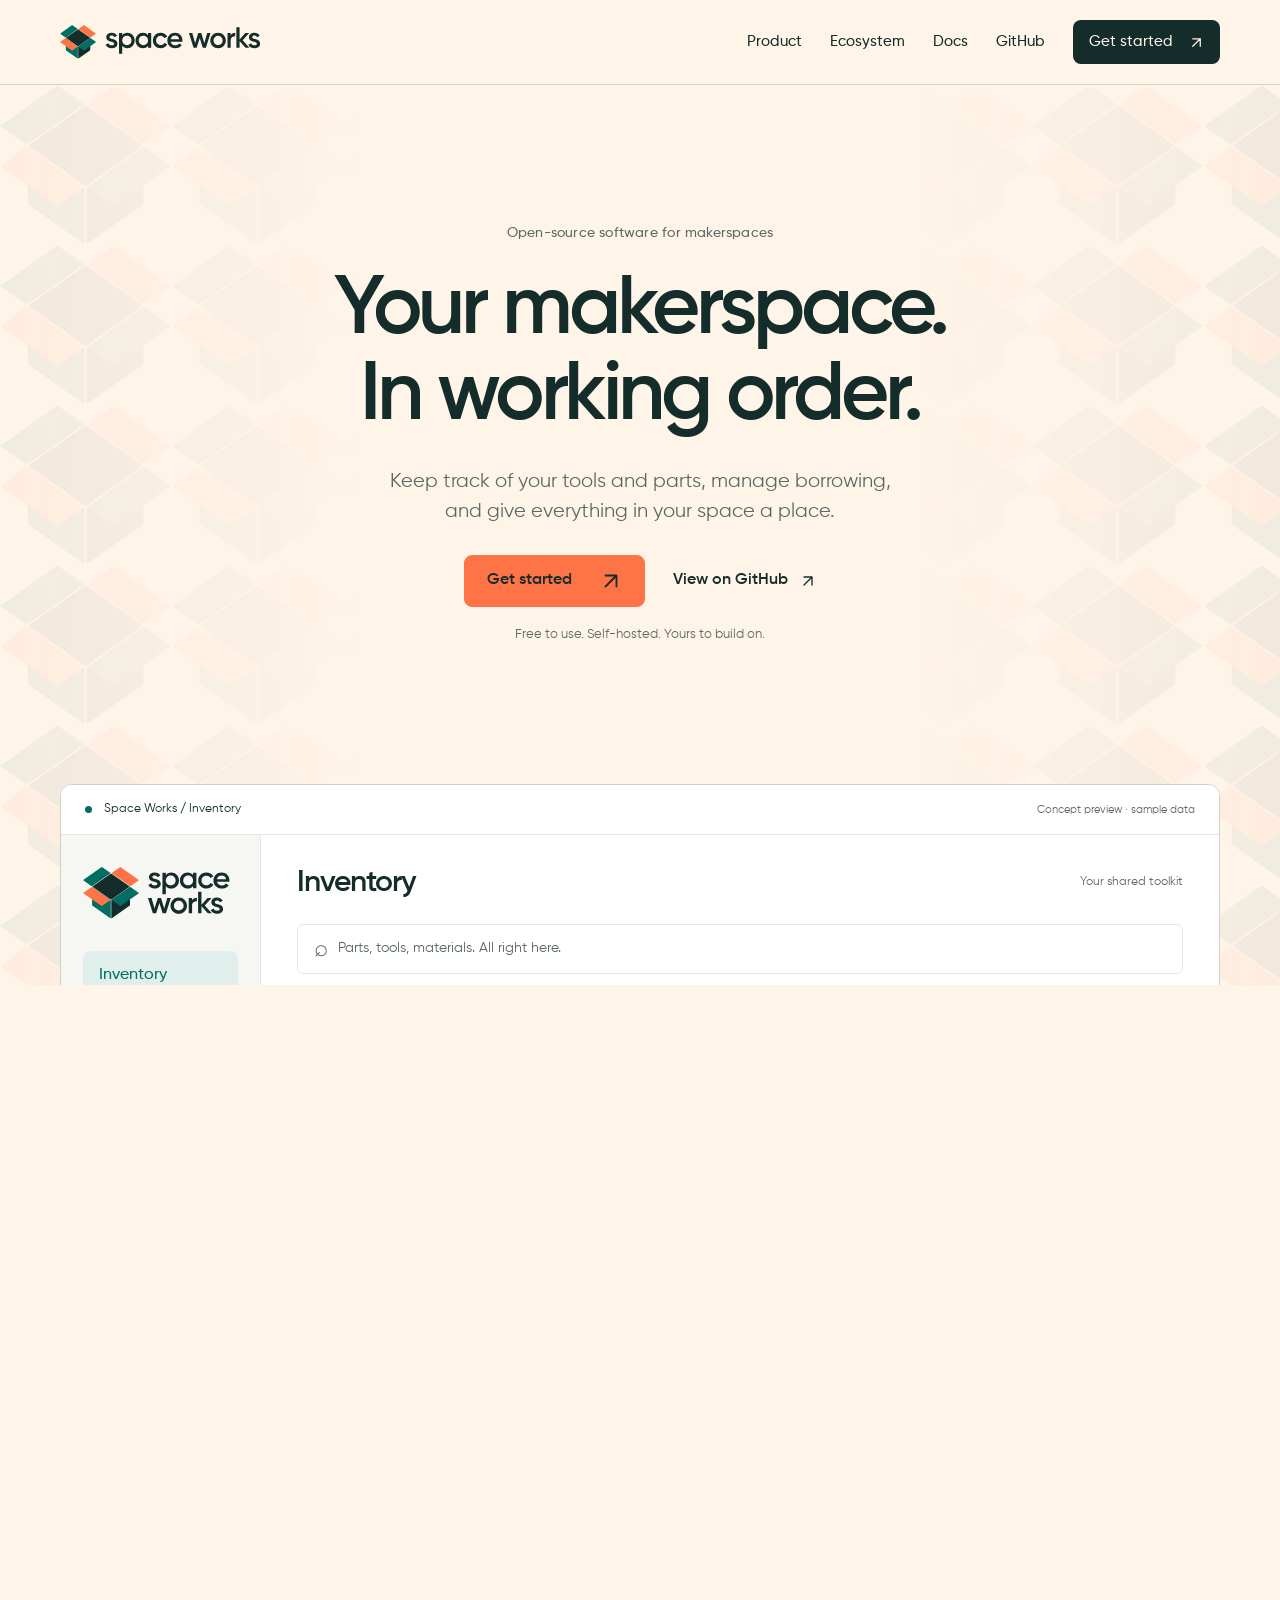
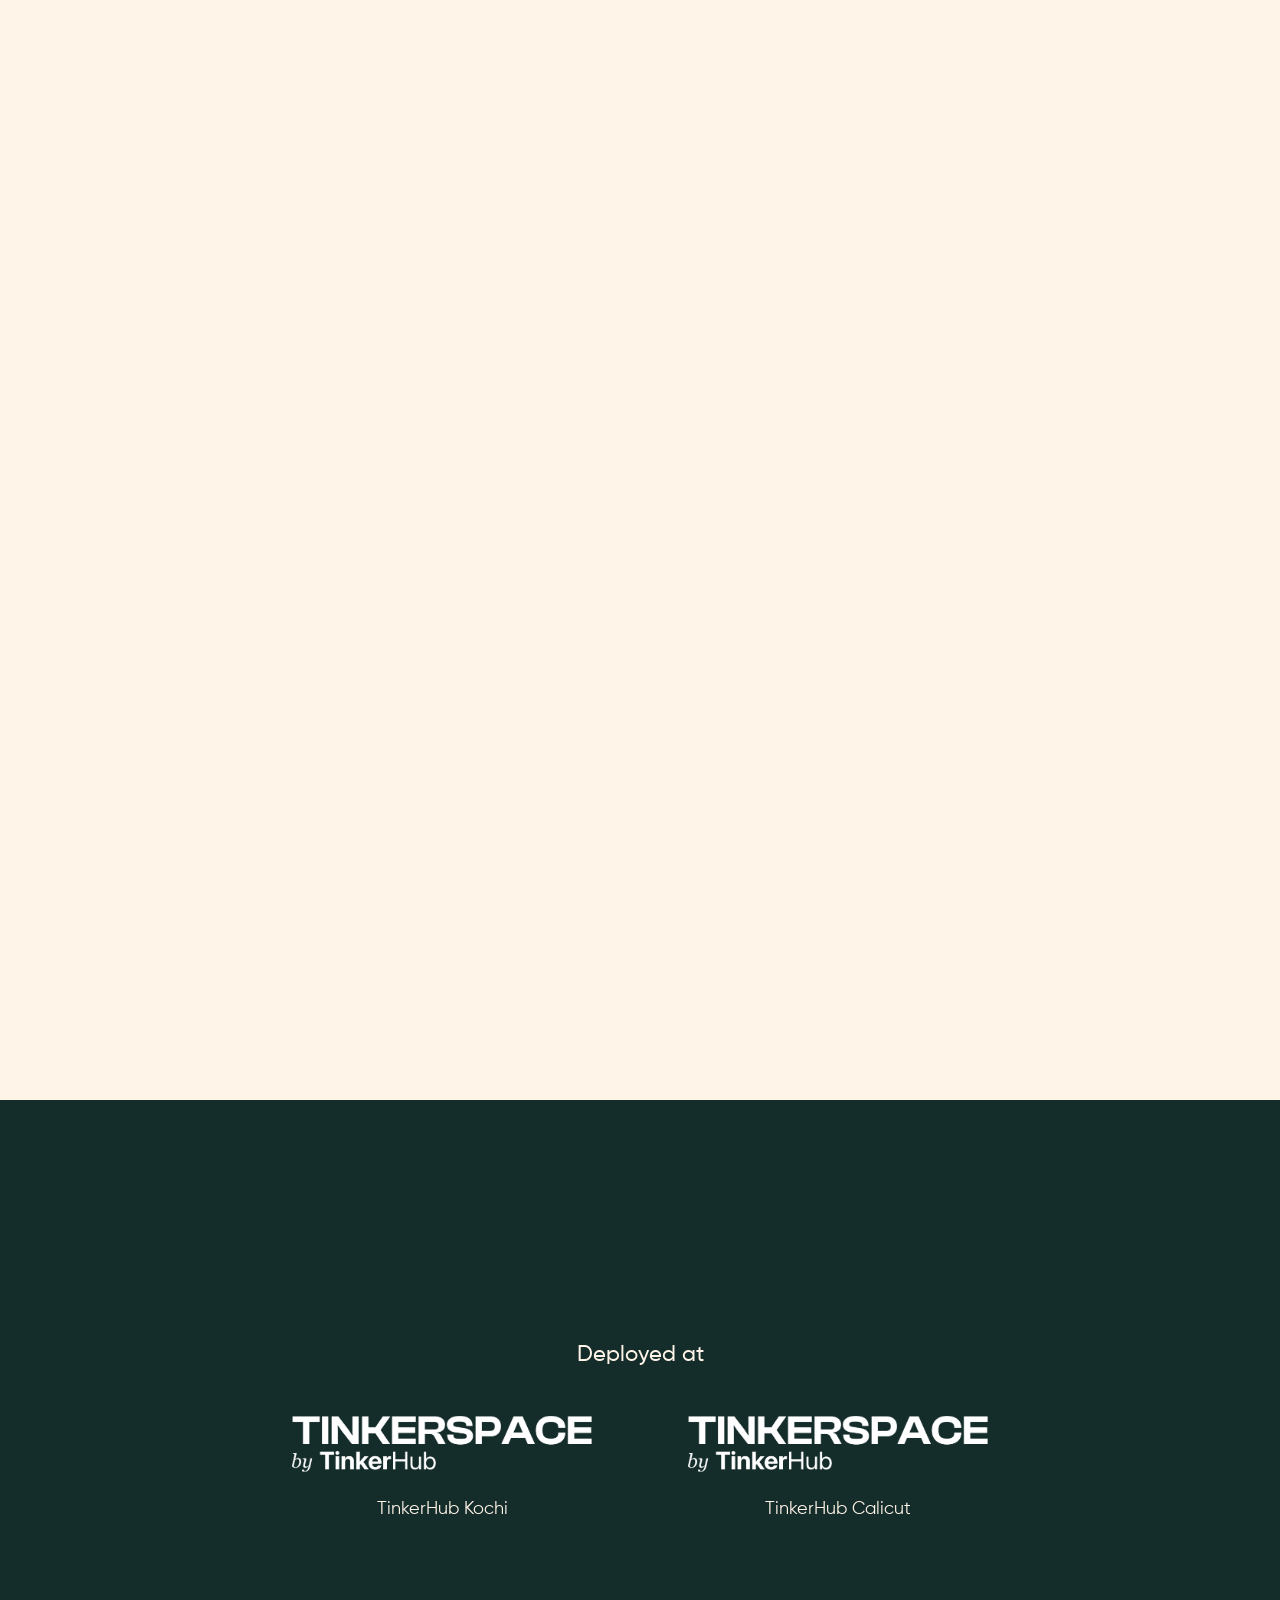
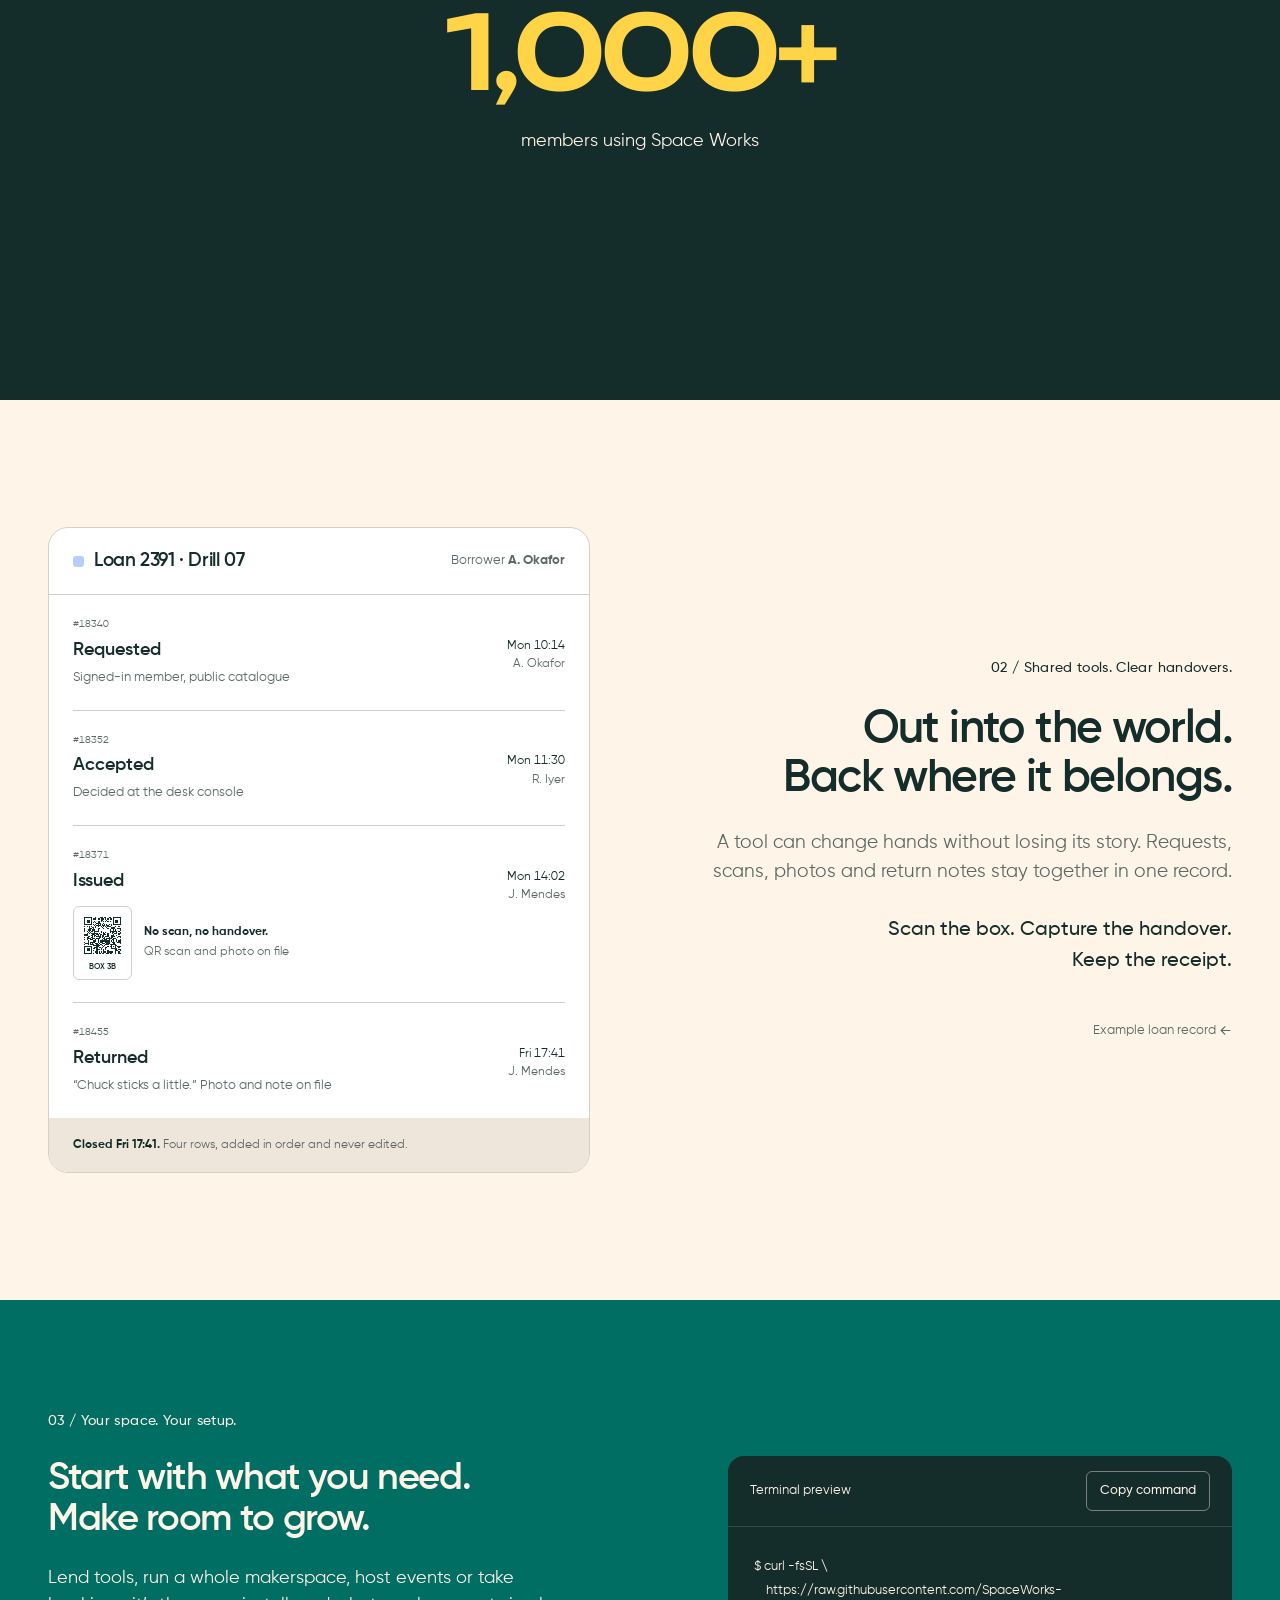
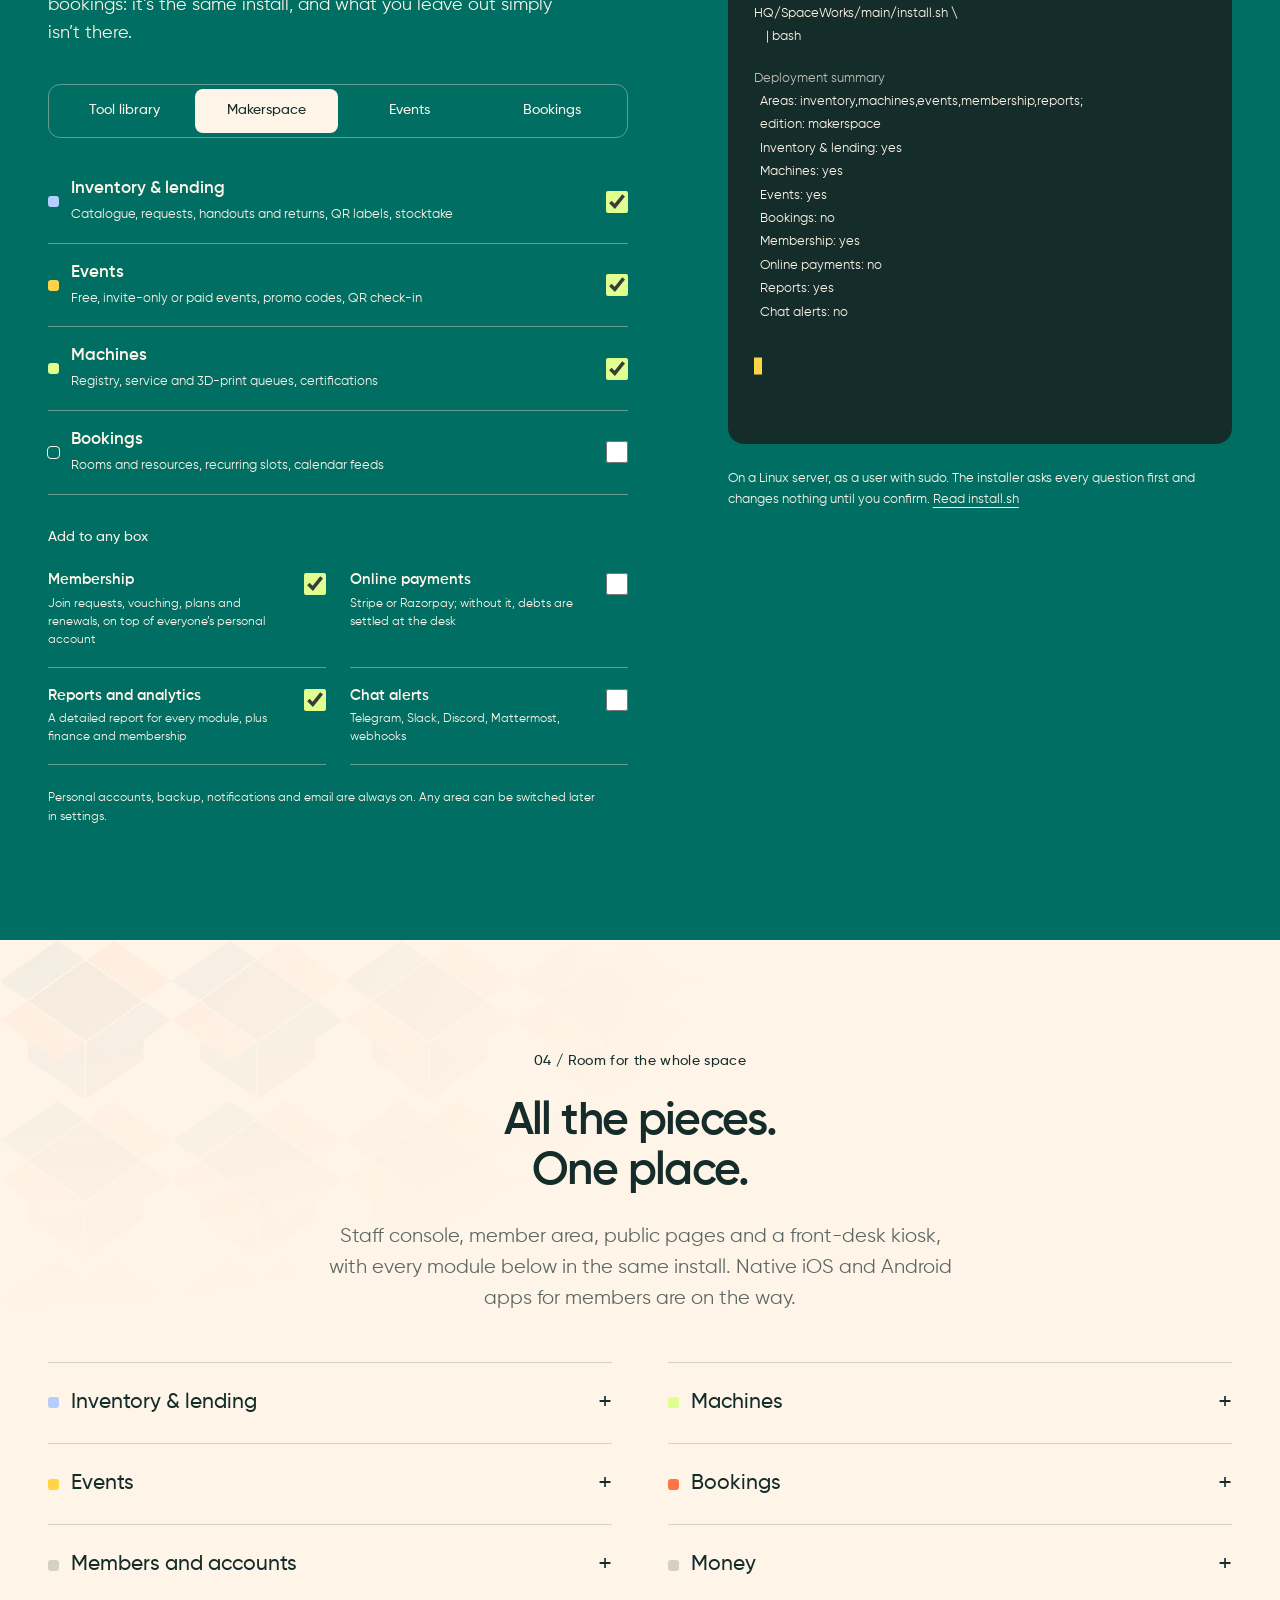
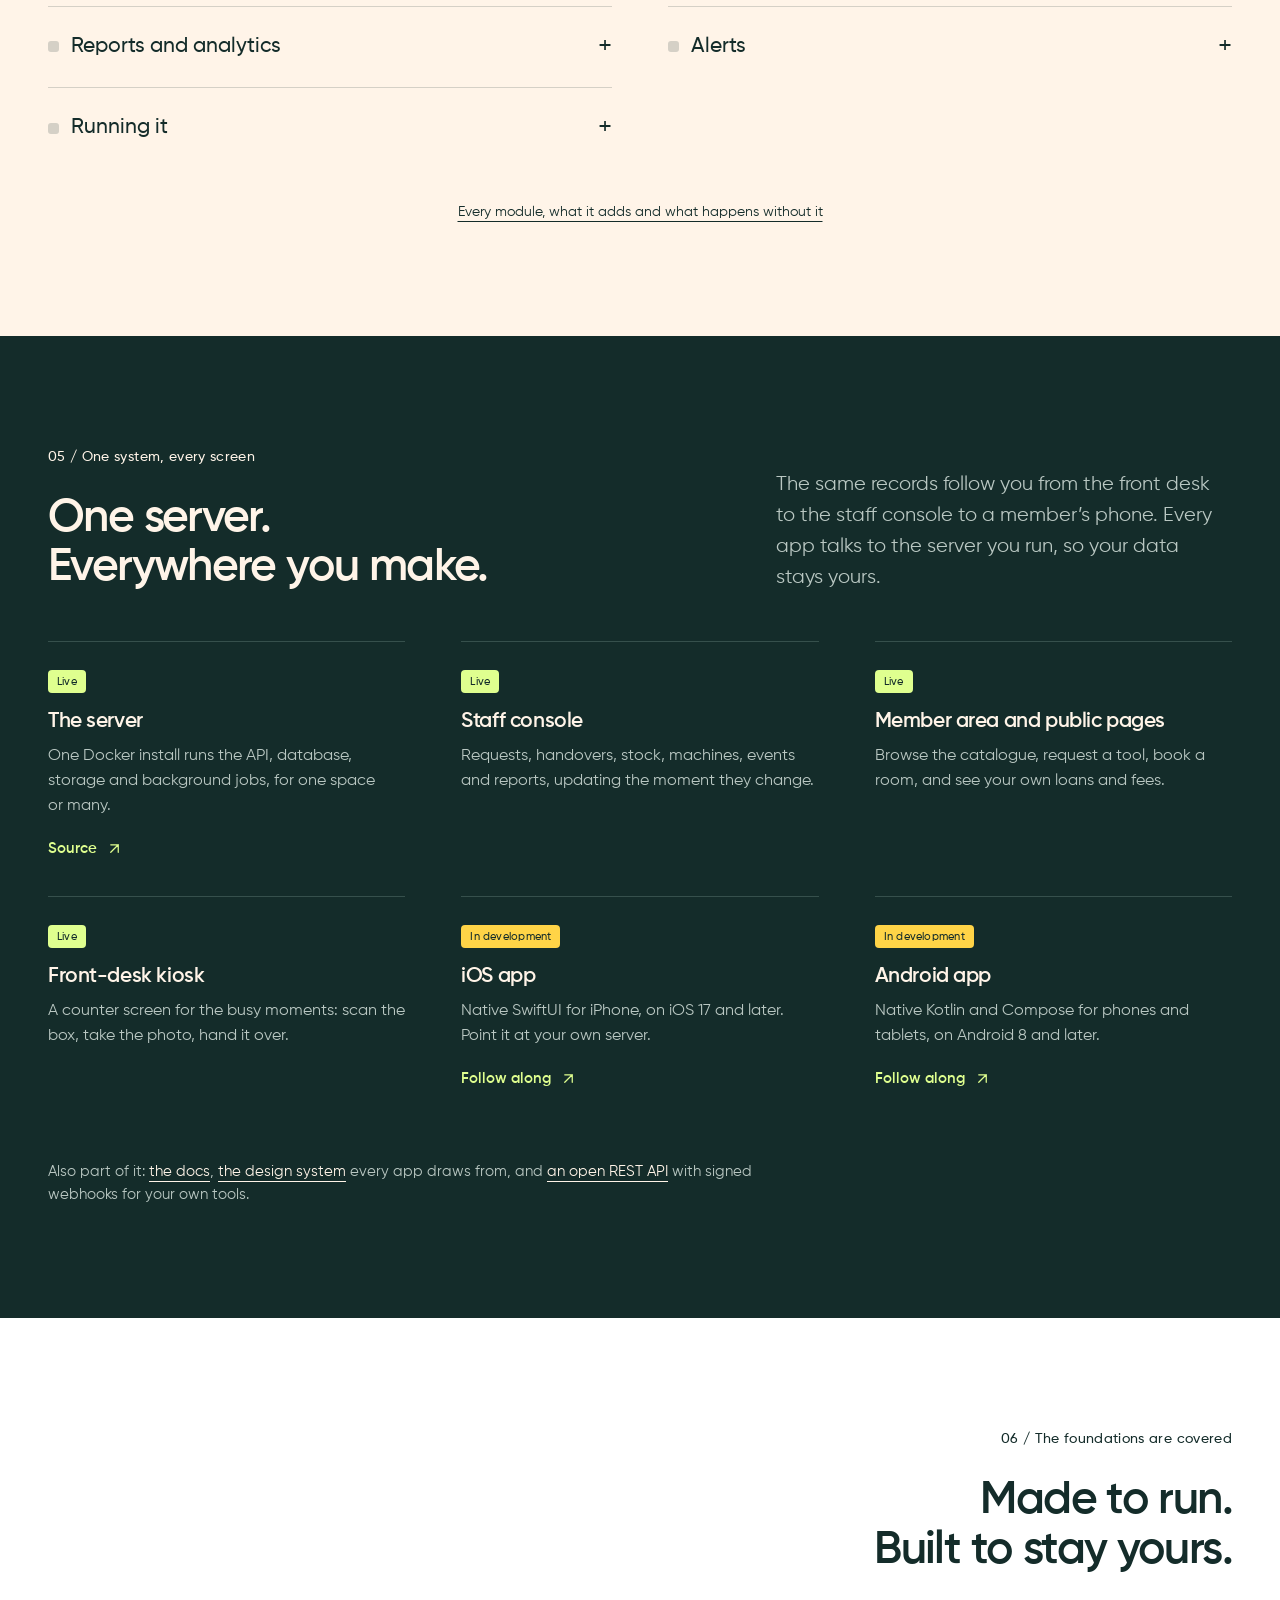
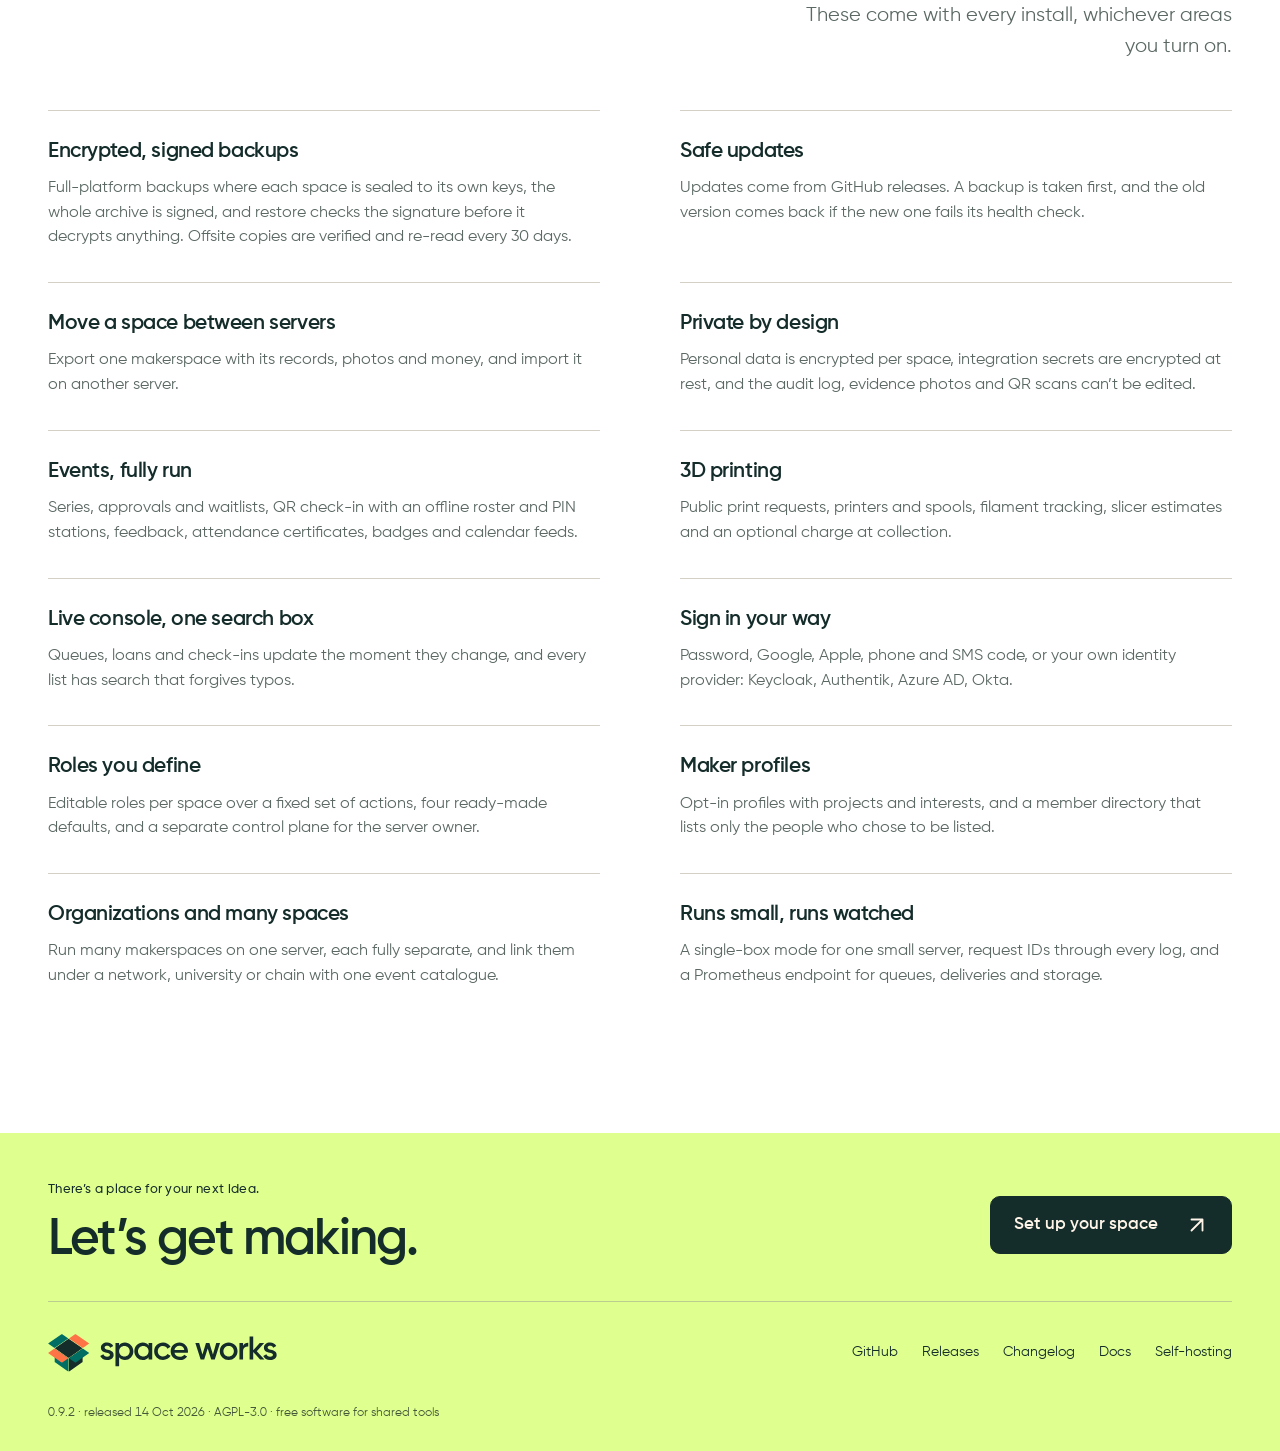
<file: index.html>
<!doctype html>
<html lang="en">
<head>
  <meta charset="utf-8">
  <meta name="viewport" content="width=device-width, initial-scale=1">
  <title>Space Works — Your makerspace. In working order.</title>
  <meta name="description" content="Free, self-hosted software for makerspaces and tool libraries. Every handover is scanned, photographed and kept on a record nobody can quietly edit.">
  <meta name="theme-color" content="#FFF4E8">
  <link rel="icon" href="assets/mark.svg" type="image/svg+xml">
  <link rel="preload" href="fonts/Gilroy-Regular.woff" as="font" type="font/woff" crossorigin>
  <link rel="preload" href="fonts/Gilroy-SemiBold.woff" as="font" type="font/woff" crossorigin>
  <link rel="apple-touch-icon" href="assets/apple-touch-icon.png">
  <meta property="og:title" content="Space Works — Your makerspace. In working order.">
  <meta property="og:description" content="A place for every tool, part and possibility. Free, self-hosted software for makerspaces and tool libraries.">
  <meta property="og:type" content="website">
  <meta property="og:image" content="assets/og-1200x630.png">
  <meta property="og:image:width" content="1200">
  <meta property="og:image:height" content="630">
  <meta property="og:image:alt" content="Space Works open-box logo on a warm cream background">
  <meta name="twitter:card" content="summary_large_image">
  <meta name="color-scheme" content="light">
  <link rel="stylesheet" href="styles.css">
</head>
<body>
  <a class="skip-link" href="#main">Skip to content</a>

  <header class="top">
    <div class="wrap bar">
      <a class="brand" href="#main" aria-label="Space Works home"><img src="assets/brand/lockup-horizontal.svg" width="360" height="58" alt=""></a>
      <nav class="nav" aria-label="Main">
        <div class="nav-links">
          <a href="#workspace">Product</a>
          <a href="#ecosystem">Ecosystem</a>
          <a href="https://spaceworks-hq.github.io/SpaceWorks-Docs/">Docs</a>
          <a href="https://github.com/SpaceWorks-HQ/SpaceWorks">GitHub</a>
          <a class="nav-start" href="#install">Get started <svg class="arrow" viewBox="0 0 24 24" width="24" height="24" fill="none" stroke="currentColor" stroke-width="2" stroke-linecap="round" stroke-linejoin="round" aria-hidden="true" focusable="false"><path d="M6 18 18 6M6 6h12v12"/></svg></a>
        </div>
        <details class="mobile-menu"><summary>Menu</summary><nav aria-label="Mobile"><a href="#workspace">Product</a><a href="#ecosystem">Ecosystem</a><a href="https://spaceworks-hq.github.io/SpaceWorks-Docs/">Docs</a><a href="https://github.com/SpaceWorks-HQ/SpaceWorks">GitHub</a><a href="#install">Get started</a></nav></details>
      </nav>
    </div>
  </header>

  <main id="main">
    <div class="hero-sequence" data-hero-sequence>
      <div class="hero-scene">
        <div class="hero-backdrop" aria-hidden="true"></div>
    <section class="hero" aria-labelledby="hero-title">
      <div class="wrap">
        <div class="hero-copy">
          <p class="eyebrow">Open-source software for makerspaces</p>
          <h1 id="hero-title">Your makerspace.<br><span>In working order.</span></h1>
          <p class="lede">Keep track of your tools and parts, manage borrowing,<br class="desktop-break"> and give everything in your space a place.</p>
          <div class="actions">
            <a class="btn btn-solid" href="#install">Get started <svg class="arrow" viewBox="0 0 24 24" width="24" height="24" fill="none" stroke="currentColor" stroke-width="2" stroke-linecap="round" stroke-linejoin="round" aria-hidden="true" focusable="false"><path d="M6 18 18 6M6 6h12v12"/></svg></a>
            <a class="text-link" href="https://github.com/SpaceWorks-HQ/SpaceWorks">View on GitHub <svg class="arrow" viewBox="0 0 24 24" width="24" height="24" fill="none" stroke="currentColor" stroke-width="2" stroke-linecap="round" stroke-linejoin="round" aria-hidden="true" focusable="false"><path d="M6 18 18 6M6 6h12v12"/></svg></a>
          </div>
          <p class="hero-note">Free to use. Self-hosted. Yours to build on.</p>
        </div>

      </div>
    </section>

    <section class="product-section" aria-labelledby="inventory-preview-title">
      <div class="wrap">
        <div class="product-viewport">
        <figure class="product-preview">
          <figcaption><span class="status-dot" aria-hidden="true"></span> Space Works / Inventory <span>Concept preview · sample data</span></figcaption>
          <div class="inventory-window">
            <aside class="inventory-sidebar" aria-label="Example navigation">
              <img src="assets/brand/lockup-stacked.svg" width="180" height="64" alt="Space Works">
              <span class="preview-nav active">Inventory</span><span class="preview-nav">Locations</span><span class="preview-nav">Activity</span>
              <span class="sidebar-note">Good things happen<br>when things have a place.</span>
            </aside>
            <div class="inventory-content">
              <div class="inventory-heading"><h2 id="inventory-preview-title">Inventory</h2><span class="preview-count">Your shared toolkit</span></div>
              <div class="preview-search"><span aria-hidden="true">⌕</span> Parts, tools, materials. All right here.</div>
              <table><thead><tr><th>Item</th><th>Location</th><th>Stock</th></tr></thead><tbody>
                <tr><td><span class="item-icon item-teal" aria-hidden="true">01</span><strong>Arduino Uno</strong><small>ARD–001 · Electronics</small></td><td>A–03</td><td><span class="stock stock-citron">12 available</span></td></tr>
                <tr><td><span class="item-icon item-orange" aria-hidden="true">02</span><strong>Raspberry Pi 4</strong><small>RPI–004 · Electronics</small></td><td>A–04</td><td><span class="stock stock-orange">2 left</span></td></tr>
                <tr><td><span class="item-icon item-sky" aria-hidden="true">03</span><strong>Breadboard</strong><small>BRD–001 · Components</small></td><td>B–01</td><td><span class="stock stock-sky">24 available</span></td></tr>
              </tbody></table>
            </div>
          </div>
        </figure>
        </div>
      </div>
    </section>

    <section id="workspace" class="workspace-section section" aria-labelledby="workspace-heading">
      <div class="wrap">
        <div class="section-heading">
          <div><p class="eyebrow">01 / A little order goes a long way</p><h2 id="workspace-heading">Find it.<br>Use it. Make something.</h2></div>
          <p>From breadboards to big machines, keep the things you share organized—and get back to what you came to make.</p>
        </div>

        <div class="benefits"><div><span>01</span><h3>Everything has a home.</h3><p>Catalogue parts and tools. Organize boxes, shelves and rooms.</p></div><div><span>02</span><h3>Sharing stays simple.</h3><p>Follow requests, handovers and returns in one place.</p></div><div><span>03</span><h3>Keep the ideas moving.</h3><p>Spend less time finding things and more time making them.</p></div></div>
      </div>
    </section>

      </div>
    </div>

    <section class="deployments section" aria-labelledby="deployments-heading">
      <div class="wrap deployments-inner">
        <h2 id="deployments-heading">Deployed at</h2>
        <ul class="deployment-locations">
          <li><a href="https://tinkerhub.org/tinkerspace"><span class="deployment-brand"><img src="assets/deployments/tinkerspace.png" width="7844" height="1548" alt="TinkerSpace by TinkerHub" loading="lazy"></span><span class="deployment-name">TinkerHub Kochi</span></a></li>
          <li><a href="https://tinkerhub.org/tinkerspace"><span class="deployment-brand"><img src="assets/deployments/tinkerspace.png" width="7844" height="1548" alt="TinkerSpace by TinkerHub" loading="lazy"></span><span class="deployment-name">TinkerHub Calicut</span></a></li>
        </ul>
        <p class="deployment-metric"><strong>1,000+</strong><span>members using Space Works</span></p>
      </div>
    </section>

    <section class="lending-section section" aria-labelledby="lending-heading">
      <div class="wrap lending-grid"><div class="lending-copy"><p class="eyebrow">02 / Shared tools. Clear handovers.</p><h2 id="lending-heading">Out into the world.<br>Back where it belongs.</h2><p class="para">A tool can change hands without losing its story. Requests, scans, photos and return notes stay together in one record.</p><p class="lending-detail">Scan the box. Capture the handover. Keep the receipt.</p><span class="example-label">Example loan record <svg class="arrow" viewBox="0 0 24 24" width="24" height="24" fill="none" stroke="currentColor" stroke-width="2" stroke-linecap="round" stroke-linejoin="round" aria-hidden="true" focusable="false"><path d="M4 12h16m-7-7 7 7-7 7"/></svg></span></div>
        <article class="ledger" aria-labelledby="ledger-title">
          <header class="ledger-head">
            <span class="dot c-sky" aria-hidden="true"></span>
            <h2 id="ledger-title">Loan 2391 · Drill 07</h2>
            <span class="who">Borrower <b>A. Okafor</b></span>
          </header>
          <ol class="rows">
            <li>
              <span class="rid code-text">#18340</span>
              <div class="rbody"><strong>Requested</strong><p>Signed-in member, public catalogue</p></div>
              <span class="rwhen">Mon 10:14<br><span>A. Okafor</span></span>
            </li>
            <li>
              <span class="rid code-text">#18352</span>
              <div class="rbody"><strong>Accepted</strong><p>Decided at the desk console</p></div>
              <span class="rwhen">Mon 11:30<br><span>R. Iyer</span></span>
            </li>
            <li>
              <span class="rid code-text">#18371</span>
              <div class="rbody"><strong>Issued</strong>
                <div class="evidence">
                  <span class="qr-label" aria-label="Box 3B QR label">
                    <svg viewBox="0 0 41 41" shape-rendering="crispEdges" aria-hidden="true"><path d="M4 4.5h7m3 0h1m3 0h3m1 0h2m2 0h2m2 0h7M4 5.5h1m5 0h1m1 0h3m1 0h2m1 0h3m1 0h1m1 0h1m1 0h2m1 0h1m5 0h1M4 6.5h1m1 0h3m1 0h1m8 0h2m3 0h1m5 0h1m1 0h3m1 0h1M4 7.5h1m1 0h3m1 0h1m2 0h1m2 0h2m1 0h1m1 0h1m1 0h1m1 0h1m1 0h1m2 0h1m1 0h3m1 0h1M4 8.5h1m1 0h3m1 0h1m1 0h1m1 0h1m1 0h2m12 0h1m1 0h3m1 0h1M4 9.5h1m5 0h1m4 0h4m2 0h1m8 0h1m5 0h1M4 10.5h7m1 0h1m1 0h1m1 0h1m1 0h1m1 0h1m1 0h1m1 0h1m1 0h1m1 0h1m1 0h7M13 11.5h1m1 0h4m1 0h3m1 0h2m2 0h1M4 12.5h1m1 0h1m1 0h1m1 0h1m3 0h1m1 0h1m2 0h1m1 0h1m1 0h1m1 0h3m4 0h1m2 0h1M8 13.5h1m2 0h2m1 0h1m5 0h1m3 0h1m3 0h4M4 14.5h1m3 0h3m1 0h1m3 0h2m3 0h1m3 0h1m2 0h4m2 0h3M4 15.5h1m2 0h3m1 0h3m2 0h1m10 0h1m2 0h1m1 0h1m3 0h1M4 16.5h1m1 0h1m1 0h1m1 0h2m1 0h4m2 0h1m7 0h7m1 0h1M7 17.5h1m1 0h1m3 0h1m5 0h1m1 0h1m1 0h1m3 0h1m1 0h2m2 0h1m2 0h1M6 18.5h1m1 0h1m1 0h6m1 0h1m3 0h2m2 0h1m3 0h1m1 0h3m1 0h2M4 19.5h3m4 0h3m1 0h2m1 0h2m1 0h3m1 0h1m4 0h1m4 0h1M4 20.5h3m3 0h2m1 0h2m1 0h1m1 0h1m1 0h2m3 0h1m2 0h3m2 0h1M7 21.5h2m2 0h1m1 0h1m1 0h4m1 0h2m1 0h3m2 0h4m3 0h2M4 22.5h1m1 0h2m2 0h2m5 0h2m1 0h1m1 0h1m3 0h1m1 0h2m4 0h1m1 0h1M6 23.5h4m1 0h3m1 0h3m3 0h2m1 0h5m1 0h3M4 24.5h1m1 0h1m2 0h3m2 0h1m1 0h1m3 0h1m1 0h3m1 0h1m2 0h2m2 0h1m2 0h1M7 25.5h1m4 0h3m1 0h1m1 0h9m1 0h1m1 0h1m2 0h1m1 0h2M4 26.5h1m2 0h1m1 0h5m2 0h1m1 0h3m2 0h4m2 0h3m2 0h3M5 27.5h3m1 0h1m1 0h1m2 0h2m1 0h1m2 0h3m1 0h3m3 0h2m4 0h1M4 28.5h1m2 0h1m1 0h4m2 0h2m1 0h2m3 0h3m1 0h6M12 29.5h6m2 0h1m1 0h1m5 0h1m3 0h2M4 30.5h7m4 0h2m4 0h1m3 0h1m1 0h2m1 0h1m1 0h1m1 0h3M4 31.5h1m5 0h1m2 0h3m1 0h2m1 0h1m2 0h2m3 0h1m3 0h1m2 0h1M4 32.5h1m1 0h3m1 0h1m1 0h2m1 0h1m3 0h1m3 0h1m4 0h6M4 33.5h1m1 0h3m1 0h1m4 0h3m1 0h1m1 0h1m1 0h1m8 0h2m1 0h2M4 34.5h1m1 0h3m1 0h1m1 0h1m2 0h1m5 0h1m3 0h1m6 0h3m1 0h1M4 35.5h1m5 0h1m3 0h2m1 0h1m1 0h1m1 0h3m1 0h5m2 0h1m2 0h1M4 36.5h7m1 0h1m2 0h1m1 0h2m1 0h2m2 0h2m1 0h2m3 0h1m2 0h2" stroke="currentColor" fill="none"/></svg>
                    <span>BOX 3B</span>
                  </span>
                  <span class="files"><b class="rule">No scan, no handover.</b><span class="plain">QR scan and photo on file</span></span>
                </div></div>
              <span class="rwhen">Mon 14:02<br><span>J. Mendes</span></span>
            </li>
            <li>
              <span class="rid code-text">#18455</span>
              <div class="rbody"><strong>Returned</strong><p class="quote">“Chuck sticks a little.” Photo and note on file</p></div>
              <span class="rwhen">Fri 17:41<br><span>J. Mendes</span></span>
            </li>
          </ol>
          <footer class="ledger-foot"><b>Closed Fri 17:41.</b> Four rows, added in order and never edited.</footer>
        </article>
      </div>
    </section>
    <section id="box" class="box-section section" aria-labelledby="box-heading">
      <div class="wrap grid">
        <div class="picker">
          <p class="eyebrow">03 / Your space. Your setup.</p><h2 id="box-heading">Start with what you need.<br>Make room to grow.</h2>
          <p class="para">
            Lend tools, run a whole makerspace, host events or take bookings: it’s the same install, and what you
            leave out simply isn’t there.
          </p>
          <div class="segmented" role="group" aria-label="Start from">
            <button type="button" data-preset="inventory,membership,reports">Tool library</button>
            <button type="button" data-preset="inventory,machines,events,membership,reports">Makerspace</button>
            <button type="button" data-preset="events,reports">Events</button>
            <button type="button" data-preset="bookings,reports">Bookings</button>
          </div>
          <fieldset class="areas">
            <legend class="sr-only">Areas</legend>
            <label class="area"><span class="dot c-sky" aria-hidden="true"></span><span class="aname">Inventory &amp; lending<small>Catalogue, requests, handouts and returns, QR labels, stocktake</small></span><input type="checkbox" data-area="inventory" data-label="Inventory &amp; lending" checked></label>
            <label class="area"><span class="dot c-yellow" aria-hidden="true"></span><span class="aname">Events<small>Free, invite-only or paid events, promo codes, QR check-in</small></span><input type="checkbox" data-area="events" data-label="Events" checked></label>
            <label class="area"><span class="dot c-citron" aria-hidden="true"></span><span class="aname">Machines<small>Registry, service and 3D-print queues, certifications</small></span><input type="checkbox" data-area="machines" data-label="Machines" checked></label>
            <label class="area"><span class="dot c-orange" aria-hidden="true"></span><span class="aname">Bookings<small>Rooms and resources, recurring slots, calendar feeds</small></span><input type="checkbox" data-area="bookings" data-label="Bookings"></label>
          </fieldset>
        </div>

        <div class="stage">
          <div class="terminal" id="install">
            <div class="terminal-bar">
              <span>Terminal preview</span>
              <button class="copy" type="button" title="Copies the one-line command" data-copy-text="curl -fsSL https://raw.githubusercontent.com/SpaceWorks-HQ/SpaceWorks/main/install.sh | bash">Copy command</button>
            </div>
<pre class="transcript code-text"><span class="cmd">$ <code>curl -fsSL \
    https://raw.githubusercontent.com/SpaceWorks-HQ/SpaceWorks/main/install.sh \
    | bash</code></span>
<span class="gap" aria-hidden="true"></span>Deployment summary
<span data-summary>  Areas: inventory,machines,events,membership,reports; edition: makerspace</span></pre>
            <form class="terminal-prompt" data-terminal-form hidden>
              <label class="sr-only" for="terminal-command">Terminal command</label>
              <input id="terminal-command" type="text" placeholder=" " autocomplete="off" autocapitalize="none" spellcheck="false" enterkeyhint="send">
              <span class="terminal-cursor" aria-hidden="true"></span>
            </form>
            <p class="terminal-response" data-terminal-response role="status"></p>
          </div>
          <p class="stage-note">On a Linux server, as a user with sudo. The installer asks every question first and changes nothing until you confirm. <a href="https://github.com/SpaceWorks-HQ/SpaceWorks/blob/main/install.sh">Read install.sh</a></p>
        </div>
        <fieldset class="addons">
          <legend class="sr-only">Add to any box</legend>
          <p class="addons-title" aria-hidden="true">Add to any box</p>
          <label class="area addon"><span class="aname">Membership<small>Join requests, vouching, plans and renewals, on top of everyone’s personal account</small></span><input type="checkbox" data-area="membership" data-label="Membership" checked></label>
          <label class="area addon"><span class="aname">Online payments<small>Stripe or Razorpay; without it, debts are settled at the desk</small></span><input type="checkbox" data-area="payments" data-label="Online payments"></label>
          <label class="area addon"><span class="aname">Reports and analytics<small>A detailed report for every module, plus finance and membership</small></span><input type="checkbox" data-area="reports" data-label="Reports" checked></label>
          <label class="area addon"><span class="aname">Chat alerts<small>Telegram, Slack, Discord, Mattermost, webhooks</small></span><input type="checkbox" data-area="chat" data-label="Chat alerts"></label>
        </fieldset>
        <p class="always">Personal accounts, backup, notifications and email are always on. Any area can be switched later in settings.</p>
      </div>
    </section>
    <section id="modules" class="modules-section section" aria-labelledby="modules-heading">
      <div class="wrap">
        <div class="modules-head">
          <div><p class="eyebrow">04 / Room for the whole space</p><h2 id="modules-heading">All the pieces.<br>One place.</h2></div>
          <p class="para">
            Staff console, member area, public pages and a front-desk kiosk, with every module below in the same
            install. Native iOS and Android apps for members are on the way.
          </p>
        </div>
        <div class="catalogue">
          <details class="module"><summary id="g-inventory"><span class="dot c-sky" aria-hidden="true"></span>Inventory &amp; lending<span class="expand" aria-hidden="true">+</span></summary><ul>
              <li><b>Public catalogue</b> what you lend, with honest availability</li>
              <li><b>Requests</b> review, accept and track every loan</li>
              <li><b>Front-desk handover</b> hand out and take back at the counter</li>
              <li><b>Evidence</b> issue and return photos, kept private</li>
              <li><b>QR codes and scanner</b> boxes, tools and single units</li>
              <li><b>Asset units</b> drill #3, not just “one drill”</li>
              <li><b>Containers</b> boxes inside shelves inside rooms</li>
              <li><b>Stock transfers</b> between rooms and between spaces</li>
              <li><b>Stocktake</b> counts, gaps and discipline</li>
              <li><b>Bulk import and QR label batches</b></li>
              <li><b>Procurement</b> the to-buy list and its receipts</li>
              <li><b>Connected devices</b> printers and label printers on your network</li>
            </ul></details>
          <details class="module"><summary id="g-machines"><span class="dot c-citron" aria-hidden="true"></span>Machines<span class="expand" aria-hidden="true">+</span></summary><ul>
              <li><b>Machine registry</b> every machine and who may use it</li>
              <li><b>Certifications</b> training records, gating and reminders</li>
              <li><b>Service queue</b> members ask, staff run the job</li>
              <li><b>3D printing</b> print jobs, materials and intake</li>
              <li><b>Maintenance</b> schedules, meters and a calendar feed</li>
            </ul></details>
          <details class="module"><summary id="g-events"><span class="dot c-yellow" aria-hidden="true"></span>Events<span class="expand" aria-hidden="true">+</span></summary><ul>
              <li><b>Events</b> free, invite-only or paid</li>
              <li><b>Tickets and promo codes</b></li>
              <li><b>QR check-in</b> at the door, even offline</li>
            </ul></details>
          <details class="module"><summary id="g-bookings"><span class="dot c-orange" aria-hidden="true"></span>Bookings<span class="expand" aria-hidden="true">+</span></summary><ul>
              <li><b>Rooms and resources</b> with buffers and cutoffs</li>
              <li><b>Recurring slots and calendar feeds</b></li>
            </ul></details>
          <details class="module"><summary id="g-members"><span class="dot" aria-hidden="true"></span>Members and accounts<span class="expand" aria-hidden="true">+</span></summary><ul>
              <li><b>Personal accounts</b> one per person, always on: sign up with a password, Google, Apple or a phone number</li>
              <li><b>Member area</b> each person’s own loans, returns, fees and notices</li>
              <li><b>Membership</b> join requests, vouching, plans and renewals</li>
              <li><b>Mobile apps</b> native iOS and Android <span class="soon">In development</span></li>
            </ul></details>
          <details class="module"><summary id="g-money"><span class="dot" aria-hidden="true"></span>Money<span class="expand" aria-hidden="true">+</span></summary><ul>
              <li><b>Charges and receipts</b> fees, deposits and late fees, always tracked</li>
              <li><b>Online payments</b> Stripe or Razorpay checkout</li>
            </ul></details>
          <details class="module"><summary id="g-reports"><span class="dot" aria-hidden="true"></span>Reports and analytics<span class="expand" aria-hidden="true">+</span></summary><ul>
              <li><b>A report for every module</b> loans, inventory, machines, events, bookings and more</li>
              <li><b>Finance</b> charges, payments and reconciliation</li>
              <li><b>Membership analytics</b> cohorts, retention, MRR and ARR</li>
              <li><b>Saved views, schedules and exports</b> CSV and Excel, delivered on time</li>
            </ul></details>
          <details class="module"><summary id="g-platform"><span class="dot" aria-hidden="true"></span>Alerts<span class="expand" aria-hidden="true">+</span></summary><ul>
              <li><b>Notifications and email</b> with quiet hours and digests</li>
              <li><b>Chat alerts</b> Telegram, Slack, Discord and Mattermost</li>
              <li><b>Signed webhooks</b> to your own systems</li>
            </ul></details>
          <details class="module"><summary id="g-ops"><span class="dot" aria-hidden="true"></span>Running it<span class="expand" aria-hidden="true">+</span></summary><ul>
              <li><b>Many spaces, one server</b> each fully separate</li>
              <li><b>Roles you define</b> per space, action by action</li>
              <li><b>Audit log</b> append-only, for every change</li>
              <li><b>Backups</b> archives you hold the keys to</li>
              <li><b>Updates</b> from GitHub releases, with a backup first</li>
            </ul></details>
        </div>
        <p class="modules-foot"><a href="https://spaceworks-hq.github.io/SpaceWorks-Docs/guides/modules/">Every module, what it adds and what happens without it</a></p>
      </div>
    </section>
    <section id="ecosystem" class="ecosystem-section section" aria-labelledby="ecosystem-heading">
      <div class="wrap">
        <div class="modules-head">
          <div><p class="eyebrow">05 / One system, every screen</p><h2 id="ecosystem-heading">One server.<br>Everywhere you make.</h2></div>
          <p class="para">
            The same records follow you from the front desk to the staff console to a member’s phone. Every app talks to
            the server you run, so your data stays yours.
          </p>
        </div>
        <div class="surfaces">
          <article class="surface">
            <span class="surface-tag is-live">Live</span>
            <h3>The server</h3>
            <p>One Docker install runs the API, database, storage and background jobs, for one space or many.</p>
            <a class="surface-link" href="https://github.com/SpaceWorks-HQ/SpaceWorks">Source <svg class="arrow" viewBox="0 0 24 24" width="24" height="24" fill="none" stroke="currentColor" stroke-width="2" stroke-linecap="round" stroke-linejoin="round" aria-hidden="true" focusable="false"><path d="M6 18 18 6M6 6h12v12"/></svg></a>
          </article>
          <article class="surface">
            <span class="surface-tag is-live">Live</span>
            <h3>Staff console</h3>
            <p>Requests, handovers, stock, machines, events and reports, updating the moment they change.</p>
          </article>
          <article class="surface">
            <span class="surface-tag is-live">Live</span>
            <h3>Member area and public pages</h3>
            <p>Browse the catalogue, request a tool, book a room, and see your own loans and fees.</p>
          </article>
          <article class="surface">
            <span class="surface-tag is-live">Live</span>
            <h3>Front-desk kiosk</h3>
            <p>A counter screen for the busy moments: scan the box, take the photo, hand it over.</p>
          </article>
          <article class="surface">
            <span class="surface-tag">In development</span>
            <h3>iOS app</h3>
            <p>Native SwiftUI for iPhone, on iOS 17 and later. Point it at your own server.</p>
            <a class="surface-link" href="https://github.com/SpaceWorks-HQ/SpaceWorks-iOS">Follow along <svg class="arrow" viewBox="0 0 24 24" width="24" height="24" fill="none" stroke="currentColor" stroke-width="2" stroke-linecap="round" stroke-linejoin="round" aria-hidden="true" focusable="false"><path d="M6 18 18 6M6 6h12v12"/></svg></a>
          </article>
          <article class="surface">
            <span class="surface-tag">In development</span>
            <h3>Android app</h3>
            <p>Native Kotlin and Compose for phones and tablets, on Android 8 and later.</p>
            <a class="surface-link" href="https://github.com/SpaceWorks-HQ/SpaceWorks-Android">Follow along <svg class="arrow" viewBox="0 0 24 24" width="24" height="24" fill="none" stroke="currentColor" stroke-width="2" stroke-linecap="round" stroke-linejoin="round" aria-hidden="true" focusable="false"><path d="M6 18 18 6M6 6h12v12"/></svg></a>
          </article>
        </div>
        <p class="surfaces-foot">Also part of it: <a href="https://spaceworks-hq.github.io/SpaceWorks-Docs/">the docs</a>, <a href="https://spaceworks-hq.github.io/SpaceWorks-Design/">the design system</a> every app draws from, and <a href="https://spaceworks-hq.github.io/SpaceWorks-Docs/api/overview/">an open REST API</a> with signed webhooks for your own tools.</p>
      </div>
    </section>
    <section id="features" class="features-section section" aria-labelledby="features-heading">
      <div class="wrap">
        <div class="modules-head">
          <div><p class="eyebrow">06 / The foundations are covered</p><h2 id="features-heading">Made to run.<br>Built to stay yours.</h2></div>
          <p class="para">
            These come with every install, whichever areas you turn on.
          </p>
        </div>
        <div class="features">
          <article class="feature">
            <h3>Encrypted, signed backups</h3>
            <p>Full-platform backups where each space is sealed to its own keys, the whole archive is signed, and restore checks the signature before it decrypts anything. Offsite copies are verified and re-read every 30 days.</p>
          </article>
          <article class="feature">
            <h3>Safe updates</h3>
            <p>Updates come from GitHub releases. A backup is taken first, and the old version comes back if the new one fails its health check.</p>
          </article>
          <article class="feature">
            <h3>Move a space between servers</h3>
            <p>Export one makerspace with its records, photos and money, and import it on another server.</p>
          </article>
          <article class="feature">
            <h3>Private by design</h3>
            <p>Personal data is encrypted per space, integration secrets are encrypted at rest, and the audit log, evidence photos and QR scans can’t be edited.</p>
          </article>
          <article class="feature">
            <h3>Events, fully run</h3>
            <p>Series, approvals and waitlists, QR check-in with an offline roster and PIN stations, feedback, attendance certificates, badges and calendar feeds.</p>
          </article>
          <article class="feature">
            <h3>3D printing</h3>
            <p>Public print requests, printers and spools, filament tracking, slicer estimates and an optional charge at collection.</p>
          </article>
          <article class="feature">
            <h3>Live console, one search box</h3>
            <p>Queues, loans and check-ins update the moment they change, and every list has search that forgives typos.</p>
          </article>
          <article class="feature">
            <h3>Sign in your way</h3>
            <p>Password, Google, Apple, phone and SMS code, or your own identity provider: Keycloak, Authentik, Azure AD, Okta.</p>
          </article>
          <article class="feature">
            <h3>Roles you define</h3>
            <p>Editable roles per space over a fixed set of actions, four ready-made defaults, and a separate control plane for the server owner.</p>
          </article>
          <article class="feature">
            <h3>Maker profiles</h3>
            <p>Opt-in profiles with projects and interests, and a member directory that lists only the people who chose to be listed.</p>
          </article>
          <article class="feature">
            <h3>Organizations and many spaces</h3>
            <p>Run many makerspaces on one server, each fully separate, and link them under a network, university or chain with one event catalogue.</p>
          </article>
          <article class="feature">
            <h3>Runs small, runs watched</h3>
            <p>A single-box mode for one small server, request IDs through every log, and a Prometheus endpoint for queues, deliveries and storage.</p>
          </article>
        </div>
      </div>
    </section>

  </main>

  <footer class="colophon">
    <div class="wrap closing-inner"><div><p class="eyebrow">There’s a place for your next idea.</p><h2 id="closing-heading">Let’s get making.</h2></div><a class="btn btn-solid" href="#install">Set up your space <svg class="arrow" viewBox="0 0 24 24" width="24" height="24" fill="none" stroke="currentColor" stroke-width="2" stroke-linecap="round" stroke-linejoin="round" aria-hidden="true" focusable="false"><path d="M6 18 18 6M6 6h12v12"/></svg></a></div>
    <div class="wrap colophon-row">
      <a class="brand" href="#main" aria-label="Space Works home"><img src="assets/brand/lockup-horizontal.svg" width="360" height="58" alt=""></a>
      <p class="code-text">0.9.2 · released 14 Oct 2026 · AGPL-3.0 · free software for shared tools</p>
      <nav aria-label="Project">
        <a href="https://github.com/SpaceWorks-HQ/SpaceWorks">GitHub</a>
        <a href="https://github.com/SpaceWorks-HQ/SpaceWorks/releases">Releases</a>
        <a href="https://github.com/SpaceWorks-HQ/SpaceWorks/blob/main/CHANGELOG.md">Changelog</a>
        <a href="https://spaceworks-hq.github.io/SpaceWorks-Docs/">Docs</a>
        <a href="https://spaceworks-hq.github.io/SpaceWorks-Docs/install/one-line-install/">Self-hosting</a>
      </nav>
    </div>
  </footer>

  <script src="site.js" defer></script>
  <script src="hero.js" defer></script>
</body>
</html>
</file>
<file: styles.css>
/* Space Works — Gilroy leads, Unbounded adds one expressive accent. */
@font-face { font-family: "Gilroy"; src: url("fonts/Gilroy-Regular.woff") format("woff"); font-weight: 400; font-style: normal; font-display: swap; }
@font-face { font-family: "Gilroy"; src: url("fonts/Gilroy-Medium.woff") format("woff"); font-weight: 500; font-style: normal; font-display: swap; }
@font-face { font-family: "Gilroy"; src: url("fonts/Gilroy-SemiBold.woff") format("woff"); font-weight: 600; font-style: normal; font-display: swap; }
@font-face { font-family: "Gilroy"; src: url("fonts/Gilroy-Bold.woff") format("woff"); font-weight: 700; font-style: normal; font-display: swap; }
@font-face { font-family: "Unbounded"; src: url("fonts/Unbounded-Variable.woff2") format("woff2"); font-weight: 500 600; font-style: normal; font-display: swap; }

:root {
  --header-height: 84px;
  --ink: #142C2A; --teal: #006E63; --orange: #FF7447; --citron: #DFFF8F;
  --sky: #B5CDFF; --yellow: #FFD447; --cream: #FFF4E8;
  --page: var(--cream); --panel: #fff; --text: var(--ink); --muted: #5B6863;
  --line: #D5D0C6; --hover: #EFE6DB; --action: var(--teal); --action-text: var(--cream);
  --action-hover: #02675D; --focus: var(--teal); --radius: 20px; color-scheme: light;
}
* { box-sizing: border-box; }
html { scroll-behavior: smooth; scroll-padding-top: 28px; }
body { margin: 0; background: var(--page); color: var(--text); font: 400 18px/1.55 "Gilroy", sans-serif; font-synthesis: none; -webkit-font-smoothing: antialiased; }
a { color: inherit; text-decoration: none; }
button, input, summary { -webkit-tap-highlight-color: transparent; }
button { font: inherit; }
img { display: block; max-width: 100%; height: auto; }
svg { display: block; }
.arrow { display: inline-block; width: 1em; height: 1em; flex: none; vertical-align: middle; }
button, a, summary { touch-action: manipulation; }
:focus-visible { outline: 3px solid var(--focus); outline-offset: 5px; }
::selection { color: var(--ink); background: var(--yellow); }
h1, h2, h3, p { margin: 0; }
h1, h2, h3 { font-weight: 600; }
h1, h2 { text-wrap: balance; }
h2 { font-size: clamp(2rem, 3.6vw, 3.75rem); line-height: 1.08; letter-spacing: -.035em; }
h3 { font-size: 23px; line-height: 1.2; letter-spacing: -.02em; }
p { text-wrap: pretty; }
.wrap { width: min(100% - 96px, 1320px); margin-inline: auto; }
.section { min-height: 100dvh; display: grid; align-items: center; padding-block: 112px; }
.sr-only { position: absolute; width: 1px; height: 1px; padding: 0; overflow: hidden; clip-path: inset(50%); white-space: nowrap; }
.skip-link { position: fixed; z-index: 10; top: 12px; left: 12px; padding: 10px 18px; background: var(--citron); color: var(--ink); transform: translateY(-180%); }
.skip-link:focus { transform: none; }
.eyebrow { font-size: 14px; font-weight: 500; letter-spacing: .025em; line-height: 1.4; margin-bottom: 26px; }
.status-dot { display: inline-block; width: 9px; height: 9px; margin-right: 9px; border-radius: 50%; background: var(--teal); }
.code-text, code, pre { font-family: "Gilroy", sans-serif; font-variant-numeric: tabular-nums; }
.para { color: var(--muted); font-size: 19px; margin-top: 24px; max-width: 34rem; }
.text-link { display: inline-flex; align-items: center; gap: 20px; font-size: 17px; font-weight: 600; padding-block: 12px; }
.text-link:hover { text-decoration: underline; text-underline-offset: 6px; }

/* Navigation */
.top { background: var(--cream); color: var(--ink); --text: var(--ink); --page: var(--cream); --panel: #fff; --focus: var(--teal); --action: var(--orange); --action-text: var(--ink); --line: #D5D0C6; --hover: #EFE6DB; border-bottom: 1px solid var(--line); }
.bar { min-height: var(--header-height); display: flex; align-items: center; justify-content: space-between; gap: 32px; }
.top .wrap, .hero .wrap, .product-section .wrap { max-width: 1160px; }
.top .brand img { width: 210px; }
.brand { display: inline-block; flex: none; padding-block: 12px; }
.brand img { width: 298px; }
.nav, .nav-links { display: flex; align-items: center; }
.nav { gap: 20px; }
.nav-links { gap: 28px; font-size: 15px; font-weight: 500; }
.nav-links a { padding-block: 12px; }
.nav-links a:hover { text-decoration: underline; text-underline-offset: 6px; }
.nav-links .nav-start { padding: 10px 16px; background: var(--text); color: var(--page); border-radius: 8px; }
.nav-start .arrow { margin-left: 12px; }
.nav-links .nav-start:hover { background: var(--action); color: var(--action-text); text-decoration: none; }
.mobile-menu { display: none; }

/* One continuous scene lets the inventory preview become the second screen. */
.hero-sequence { position: relative; background: var(--cream); color: var(--ink); --text: var(--ink); --muted: #5B6863; --focus: var(--teal); }
.hero-scene { position: relative; }
.hero-backdrop { display: none; }
.hero { position: relative; min-height: calc(100svh - var(--header-height) - 120px); display: grid; align-items: center; padding: 36px 0; }
.hero-copy { text-align: center; margin-inline: auto; max-width: 900px; }
.hero .eyebrow { margin-bottom: 24px; font-size: 14px; color: var(--muted); letter-spacing: .015em; }
.hero h1 { font-size: clamp(3.5rem, 6.5vw, 5.75rem); line-height: 1.04; letter-spacing: -.05em; }
.hero h1 span { color: var(--ink); }
.hero .btn { --action: var(--orange); --action-text: var(--ink); --action-hover: #FF875F; }
.lede { max-width: 38rem; font-size: 20px; line-height: 1.5; color: var(--muted); margin: 26px auto 0; }
.actions { display: flex; justify-content: center; align-items: center; flex-wrap: wrap; gap: 28px; margin-top: 28px; }
.btn { display: inline-flex; justify-content: center; align-items: center; gap: 28px; padding: 15px 23px; min-height: 56px; border: 1px solid var(--action); border-radius: 10px; font-size: 17px; font-weight: 600; cursor: pointer; transition: background-color 160ms ease, color 160ms ease; }
.btn-solid { background: var(--action); color: var(--action-text); }
.btn-solid:hover { background: var(--action-hover); }
.btn .arrow { width: 22px; height: 22px; }
.hero-note { color: var(--muted); font-size: 13px; margin-top: 18px; }
.hero .btn { min-height: 52px; padding: 12px 22px; border-radius: 8px; font-size: 16px; }
.hero .text-link { font-size: 16px; gap: 12px; }

.hero, .modules-section { isolation: isolate; }
.modules-section { position: relative; }
.hero::before, .modules-section::before { content: ""; position: absolute; z-index: -1; inset: 0; pointer-events: none; background: url("assets/brand/symbol.svg") 0 0 / 172px 160px repeat; opacity: .055; }
.hero::before { mask-image: linear-gradient(90deg, #000, transparent 30%, transparent 70%, #000); }
.modules-section::before { height: 400px; opacity: .045; mask-image: radial-gradient(ellipse 60% 100% at top left, #000, transparent); }

/* Product illustration */
.product-section { position: relative; color: var(--ink); padding: 0 0 56px; }
.hero-sequence:not(.is-animated) .product-section { background: var(--sky); padding-top: 24px; }
.product-viewport { background: #fff; border: 1px solid #D5D0C6; border-radius: 12px; overflow: hidden; }
.hero-sequence.is-animated { height: calc(300svh - var(--header-height) - 1px); }
.is-animated .hero-scene { position: sticky; top: 0; height: 100svh; overflow: clip; }
.is-animated .hero-backdrop { display: block; position: absolute; inset: 0; background: var(--sky); opacity: 0; pointer-events: none; }
.is-animated .hero { position: absolute; inset: 0; display: block; min-height: 0; padding: var(--copy-top) 0 0; }
.is-animated .product-section { position: absolute; top: 0; left: 0; width: 100%; padding: 0; transform: translateY(var(--preview-start)); }
.is-animated .product-viewport { transform-origin: center; }
.is-animated .workspace-section { position: absolute; inset: 0; z-index: 1; min-height: 0; padding-block: 56px; background: transparent; color: var(--ink); --text: var(--ink); --muted: #5B6863; --line: #D5D0C6; opacity: 0; }
.is-animated .hero-copy, .is-animated .product-section, .is-animated .product-viewport { will-change: transform; }
.workspace-section { background: var(--panel); }
.section-heading, .modules-head { display: grid; grid-template-columns: 1.4fr 1fr; align-items: end; gap: 90px; margin-bottom: 56px; }
.section-heading > p, .modules-head > p { color: var(--muted); font-size: 20px; max-width: 28rem; }
.product-preview { position: relative; margin: 0; background: #fff; color: var(--ink); overflow: hidden; }
.product-preview figcaption { display: flex; align-items: center; gap: 3px; font-size: 12px; padding: 15px 24px; border-bottom: 1px solid #E3E7E4; }
.product-preview figcaption .status-dot { width: 7px; height: 7px; }
.product-preview figcaption > span:last-child { margin-left: auto; font-size: 11px; color: #5B6863; }
.inventory-window { display: grid; grid-template-columns: 200px minmax(0, 1fr); overflow: hidden; background: #fff; color: var(--ink); }
.inventory-sidebar { background: #F6F7F3; border-right: 1px solid #E3E7E4; padding: 32px 22px; display: flex; flex-direction: column; align-items: stretch; }
.inventory-sidebar img { width: 148px; margin: 0 0 32px; }
.preview-nav { font-size: 16px; font-weight: 500; padding: 12px 16px; margin-bottom: 5px; border-radius: 8px; }
.preview-nav.active { color: var(--teal); background: #E0EEEC; }
.sidebar-note { font-size: 12px; line-height: 1.5; margin-top: auto; padding: 48px 8px 0; }
.inventory-content { padding: 32px 36px; }
.inventory-heading { display: flex; justify-content: space-between; align-items: center; gap: 20px; }
.inventory-heading h2 { font-size: 30px; }
.preview-count { font-size: 12px; color: #5B6863; }
.preview-search { display: flex; gap: 10px; align-items: center; border: 1px solid #E3E7E4; border-radius: 6px; padding: 12px 16px; margin: 25px 0 20px; font-size: 14px; color: #5B6863; }
.preview-search > span { font-size: 24px; line-height: 1; }
table { width: 100%; border-collapse: collapse; text-align: left; font-size: 15px; }
th { font-weight: 500; color: var(--teal); font-size: 12px; padding: 12px 0; }
td { padding: 24px 0; border-top: 1px solid #E3E7E4; }
td:first-child { position: relative; padding-left: 55px; }
td strong { display: block; font-size: 17px; font-weight: 600; }
td small { display: block; font-size: 11px; color: #5B6863; margin-top: 5px; }
td:nth-child(2) { width: 20%; }
.item-icon { position: absolute; left: 0; top: 24px; width: 38px; height: 38px; display: grid; place-items: center; border-radius: 8px; font-size: 12px; }
.item-teal { background: #E0EEEC; color: var(--teal); }
.item-orange { background: #FFEEE9; }
.item-sky { background: #F0F5FF; }
.stock { display: inline-block; border-radius: 20px; font-size: 12px; font-weight: 500; padding: 6px 12px; white-space: nowrap; }
.stock-citron, .stock-sky { background: #E0EEEC; color: var(--teal); }.stock-orange { background: #FFEEE9; color: #8A381E; }
.benefits { display: grid; grid-template-columns: repeat(3, 1fr); gap: 56px; margin-top: 48px; }
.benefits > div > span { display: block; color: var(--muted); font-size: 12px; margin-bottom: 14px; }
.benefits h3 { font-size: 21px; margin-bottom: 10px; }
.benefits p { color: var(--muted); font-size: 16px; max-width: 20rem; }

.deployments { background: var(--ink); color: var(--cream); --focus: var(--yellow); text-align: center; }
.deployments-inner { display: grid; justify-items: center; }
.deployments h2 { font-size: 22px; font-weight: 500; letter-spacing: 0; }
.deployment-brand { display: block; width: min(300px, 100%); aspect-ratio: 6252 / 1166; overflow: hidden; }
/* Crop the source PNG's transparent padding so the visible wordmark is centered. */
.deployment-brand img { width: 125.46%; max-width: none; transform: translateY(-8.53%); }
.deployment-locations { display: grid; grid-template-columns: repeat(2, minmax(0, 1fr)); gap: 96px; margin: 48px 0 0; padding: 0; list-style: none; }
.deployment-locations a { display: grid; justify-items: center; gap: 24px; }
.deployment-name { font-size: 18px; }
.deployment-locations a:hover .deployment-name { text-decoration: underline; text-underline-offset: 5px; }
.deployment-metric { display: grid; gap: 20px; margin-top: 72px; }
.deployment-metric strong { font: 500 clamp(3.5rem, 8vw, 7rem)/1.1 "Unbounded", sans-serif; letter-spacing: -.05em; color: var(--yellow); }
.deployment-metric span { font-size: 18px; }

/* A real lending workflow, illustrated with a sample record. */
.lending-grid { display: grid; grid-template-columns: 1fr 1fr; grid-template-areas: "record copy"; gap: 100px; align-items: center; }
.lending-copy { grid-area: copy; text-align: right; }
.lending-copy .para, .lending-copy .lending-detail { margin-left: auto; }
.lending-copy .example-label .arrow { transform: rotate(180deg); }
.lending-grid > .ledger { grid-area: record; }
.lending-detail { margin-top: 28px; max-width: 24rem; font-size: 20px; font-weight: 500; }
.example-label { display: block; margin-top: 44px; font-size: 13px; color: var(--muted); }
.ledger { background: var(--panel); border: 1px solid var(--line); border-radius: var(--radius); overflow: hidden; }
.ledger-head { display: flex; align-items: center; gap: 10px; flex-wrap: wrap; padding: 23px 24px; border-bottom: 1px solid var(--line); }
.ledger-head h2 { margin-right: auto; font-size: 19px; letter-spacing: -.02em; }
.who { font-size: 13px; color: var(--muted); }
.rows { list-style: none; margin: 0; padding: 0 24px; }
.rows li { display: grid; grid-template-columns: 1fr auto; gap: 4px 12px; padding: 22px 0; border-bottom: 1px solid var(--line); }
.rows li:last-child { border-bottom: 0; }
.rid { font-size: 10px; color: var(--muted); grid-column: 1 / -1; }
.rbody strong { font-size: 18px; font-weight: 600; }
.rbody p { font-size: 13px; color: var(--muted); margin-top: 3px; }
.rwhen { text-align: right; font-size: 12px; font-variant-numeric: tabular-nums; white-space: nowrap; }
.rwhen span { color: var(--muted); }
.evidence { display: flex; align-items: center; gap: 12px; margin-top: 10px; }
.qr-label { display: flex; flex: none; flex-direction: column; align-items: center; gap: 3px; background: #fff; color: var(--ink); border: 1px solid #D5D0C6; border-radius: 6px; padding: 6px; }
.qr-label svg { width: 45px; height: 45px; }
.qr-label > span { font-size: 8px; font-weight: 600; }
.files { display: flex; flex-direction: column; gap: 4px; font-size: 12px; line-height: 1.3; }
.files .plain { color: var(--muted); }
.ledger-foot { padding: 18px 24px; background: var(--hover); font-size: 12px; color: var(--muted); }
.ledger-foot b { color: var(--text); }
.dot { width: 11px; height: 11px; border-radius: 3px; flex: none; background: var(--c, var(--line)); }
.c-sky { --c: var(--sky); }.c-citron { --c: var(--citron); }.c-yellow { --c: var(--yellow); }.c-orange { --c: var(--orange); }

/* Existing area picker and installer: same behavior, clearer hierarchy. */
.box-section { background: var(--teal); color: var(--cream); --text: var(--cream); --muted: var(--cream); --line: #619D94; --focus: var(--yellow); --panel: var(--teal); --hover: #02675D; }
.box-section .grid { display: grid; grid-template-columns: 1.15fr 1fr; gap: 0 100px; align-items: start; }
.picker { grid-column: 1; }
.picker h2 { font-size: clamp(2rem, 3vw, 3.25rem); }
.picker .para { font-size: 18px; }
.segmented { display: grid; grid-template-columns: repeat(4, 1fr); margin-top: 36px; padding: 4px; border: 1px solid #619D94; border-radius: 12px; }
.segmented button { min-height: 44px; border: 0; border-radius: 8px; color: var(--cream); background: transparent; font-size: 14px; font-weight: 500; cursor: pointer; }
.segmented button:hover { background: #02675D; }
.segmented button[aria-pressed="true"] { background: var(--cream); color: var(--ink); }
.areas { padding: 0; margin: 22px 0 0; border: 0; min-width: 0; }
.area { display: flex; align-items: center; gap: 12px; padding: 18px 0; border-bottom: 1px solid #619D94; cursor: pointer; }
.aname { flex: 1; font-size: 17px; font-weight: 600; line-height: 1.3; }
.aname small { display: block; font-size: 13px; line-height: 1.5; font-weight: 400; margin-top: 5px; }
.area input { width: 22px; height: 22px; flex: none; margin: 0; accent-color: var(--citron); cursor: pointer; }
.area:has(input:not(:checked)) .dot { background: transparent; outline: 1px solid var(--cream); }
.addons { grid-column: 1; border: 0; padding: 0; margin: 32px 0 0; min-width: 0; display: grid; grid-template-columns: 1fr 1fr; gap: 0 24px; }
.addons-title { grid-column: 1 / -1; font-size: 14px; font-weight: 500; margin-bottom: 4px; }
.addons .area { align-items: flex-start; }
.addons .area input { margin-top: 3px; }
.addons .aname { font-size: 15px; }
.addons .aname small { font-size: 12px; }
.always { grid-column: 1; margin-top: 24px; font-size: 12px; line-height: 1.6; }
.stage { grid-column: 2; grid-row: 1 / span 3; position: sticky; top: 32px; padding-top: 44px; min-width: 0; }
.terminal { background: var(--ink); color: var(--cream); border-radius: 16px; overflow: hidden; }
.terminal-bar { display: flex; justify-content: space-between; align-items: center; gap: 16px; border-bottom: 1px solid #374A47; padding: 15px 22px; font-size: 13px; }
.copy { border: 1px solid #77807A; background: transparent; color: var(--cream); border-radius: 6px; padding: 9px 13px; min-height: 40px; font-size: 13px; font-weight: 500; cursor: pointer; }
.copy:hover, .copy.done { background: var(--citron); color: var(--ink); border-color: var(--citron); }
.transcript { margin: 0; padding: 28px 26px 20px; font-size: 13px; line-height: 1.8; white-space: pre-wrap; overflow-wrap: anywhere; color: #C0BEB5; }
.transcript .cmd, .transcript code { font: inherit; color: var(--cream); }
.transcript .gap { display: block; height: 18px; }
.transcript [data-summary] { color: var(--cream); }
.terminal-prompt:not([hidden]) { display: block; position: relative; padding-inline: 26px; }
.terminal-prompt input { display: block; width: 100%; min-height: 44px; padding: 0; border: 0; border-radius: 0; background: transparent; color: var(--cream); caret-color: var(--yellow); font: 400 16px/1.5 "Gilroy", sans-serif; }
.terminal-cursor { position: absolute; left: 26px; top: 50%; transform: translateY(-50%); width: 8px; height: 17px; background: var(--yellow); pointer-events: none; animation: terminal-blink 1s step-end infinite; }
.terminal-prompt input:focus + .terminal-cursor, .terminal-prompt input:not(:placeholder-shown) + .terminal-cursor { display: none; }
@keyframes terminal-blink { 50% { opacity: 0; } }
.terminal-response { min-height: 3.5em; padding: 12px 26px 24px; color: var(--citron); font-size: 16px; }
.stage-note { font-size: 13px; margin-top: 24px; max-width: 30rem; line-height: 1.65; }
.stage-note a { text-decoration: underline; text-underline-offset: 4px; }

/* Progressive disclosure keeps the complete product catalogue readable. */
.modules-head { margin-bottom: 48px; }
.modules-head .para { margin: 0; }
.modules-section .modules-head { grid-template-columns: 1fr; gap: 24px; max-width: 760px; margin-inline: auto; text-align: center; }
.modules-section .modules-head .para { max-width: 40rem; margin-inline: auto; }
.catalogue { display: grid; grid-template-columns: 1fr 1fr; gap: 0 56px; align-items: start; }
.module { border-top: 1px solid var(--line); }
.module summary { display: flex; align-items: center; gap: 12px; min-height: 78px; padding: 20px 0; font-size: 21px; font-weight: 500; list-style: none; cursor: pointer; }
.module summary::-webkit-details-marker, .mobile-menu summary::-webkit-details-marker { display: none; }
.module summary:hover { color: var(--action); }
.expand { margin-left: auto; font-size: 26px; font-weight: 400; transition: transform 160ms ease; }
.module[open] .expand { transform: rotate(45deg); }
.module ul { list-style: none; margin: 0; padding: 0 0 28px 23px; }
.module li { padding: 9px 0; color: var(--muted); font-size: 15px; }
.module li b { font-weight: 600; color: var(--text); }
.soon { display: inline-block; font-size: 10px; font-weight: 500; color: var(--ink); background: var(--yellow); padding: 3px 8px; border-radius: 4px; vertical-align: middle; margin-left: 5px; white-space: nowrap; }
.modules-foot { margin-top: 34px; font-size: 14px; text-align: center; }
.modules-foot a { text-decoration: underline; text-underline-offset: 5px; }
.features-section { background: var(--panel); }
.features-section .modules-head { display: block; text-align: right; }
.features-section .modules-head .para { margin: 24px 0 0 auto; }
.features { display: grid; grid-template-columns: 1fr 1fr; gap: 0 80px; }
.feature { padding: 28px 0 32px; border-top: 1px solid var(--line); }
.feature h3 { font-size: 21px; }
.feature p { margin-top: 12px; font-size: 16px; color: var(--muted); max-width: 34rem; }
/* Every surface of the ecosystem, on the one dark band of the page. */
.ecosystem-section { background: var(--ink); color: var(--cream); --muted: #B9C7C2; --line: #36504C; --focus: var(--citron); }
.surfaces { display: grid; grid-template-columns: repeat(3, 1fr); gap: 0 56px; }
.surface { display: flex; flex-direction: column; align-items: flex-start; padding: 28px 0 36px; border-top: 1px solid var(--line); }
.surface h3 { font-size: 21px; margin-top: 16px; }
.surface p { margin-top: 10px; font-size: 16px; color: var(--muted); }
.surface-tag { font-size: 11px; font-weight: 500; letter-spacing: .02em; color: var(--ink); background: var(--yellow); padding: 3px 9px; border-radius: 4px; }
.surface-tag.is-live { background: var(--citron); }
.surface-link { display: inline-flex; align-items: center; gap: 10px; margin-top: 18px; font-size: 15px; font-weight: 600; color: var(--citron); }
.surface-link:hover { text-decoration: underline; text-underline-offset: 5px; }
.surfaces-foot { margin-top: 34px; font-size: 15px; color: var(--muted); max-width: 46rem; }
.surfaces-foot a { color: var(--cream); text-decoration: underline; text-underline-offset: 5px; }
.closing-inner { display: grid; grid-template-columns: 1fr auto; align-items: center; gap: 44px; padding-bottom: 32px; margin-bottom: 20px; border-bottom: 1px solid var(--line); }
.closing-inner .eyebrow { margin-bottom: 14px; font-size: 13px; }
.closing-inner h2 { font-size: clamp(2.4rem, 4vw, 4rem); }
.closing-inner .btn { justify-self: end; }
.colophon { padding-block: 48px 28px; background: var(--citron); color: var(--ink); --muted: #46583A; --line: #BBCD8F; --action: var(--ink); --action-text: var(--cream); --action-hover: #223835; --focus: var(--teal); }
.colophon-row { display: flex; flex-wrap: wrap; align-items: center; gap: 20px 40px; }
.colophon-row .brand img { width: 240px; }
.colophon-row p { width: 100%; order: 3; color: var(--muted); font-size: 12px; }
.colophon-row nav { display: flex; flex-wrap: wrap; gap: 24px; margin-left: auto; font-size: 14px; }
.colophon-row nav a:hover { text-decoration: underline; text-underline-offset: 5px; }

@media (max-width: 1100px) {
  .wrap { width: min(100% - 64px, 1320px); }
  .nav-links { gap: 22px; font-size: 14px; }.brand img { width: 260px; }
  .section-heading, .modules-head, .lending-grid { gap: 48px; }
  .box-section .grid { gap: 0 48px; }.inventory-sidebar { padding-inline: 18px; }.inventory-window { grid-template-columns: 200px 1fr; }
  .inventory-content { padding: 28px 24px; }.benefits { gap: 30px; }
  .surfaces { grid-template-columns: 1fr 1fr; gap: 0 48px; }
}
@media (max-width: 800px) {
  :root { --header-height: 76px; }
  .wrap { width: calc(100% - 40px); }.section { padding-block: 72px; }.bar { min-height: 88px; gap: 20px; }
  .brand img { width: 230px; }.nav { gap: 14px; }.nav-links { display: none; }
  .mobile-menu { display: block; position: relative; }.mobile-menu summary { list-style: none; cursor: pointer; font-size: 14px; font-weight: 500; padding: 10px 0; }
  .mobile-menu nav { position: absolute; top: calc(100% + 12px); right: 0; z-index: 5; display: grid; width: 210px; padding: 12px; background: var(--panel); border: 1px solid var(--line); border-radius: 12px; }
  .mobile-menu nav a { font-size: 15px; padding: 10px; }
  .top .bar { min-height: var(--header-height); }.top .brand img { width: 190px; }
  .hero .eyebrow { font-size: 12px; margin-bottom: 22px; }
  .hero::before, .modules-section::before { background-size: 120px 112px; opacity: .035; }
  .hero h1 { font-size: clamp(2.75rem, 8vw, 4.25rem); }.lede { font-size: 18px; max-width: 32rem; margin-top: 22px; }
  .desktop-break { display: none; }
  .section-heading, .modules-head { grid-template-columns: 1fr; gap: 24px; margin-bottom: 36px; }.section-heading > p, .modules-head > p { font-size: 18px; max-width: 32rem; }
  .product-viewport { border-radius: 10px; }.product-preview figcaption { padding: 12px 16px; font-size: 11px; }.product-preview figcaption > span:last-child { font-size: 9px; }
  .inventory-window { grid-template-columns: 1fr; }.inventory-sidebar { flex-direction: row; align-items: center; gap: 20px; padding: 18px 20px; }.inventory-sidebar img { width: 120px; margin: 0 auto 0 0; }.preview-nav { font-size: 12px; padding: 8px 12px; margin: 0; }.preview-nav:not(.active), .sidebar-note { display: none; }
  .inventory-content { padding: 22px 20px; }.inventory-heading h2 { font-size: 24px; }.inventory-heading .preview-count { font-size: 10px; }
  .benefits { grid-template-columns: 1fr; gap: 28px; margin-top: 36px; }.benefits > div { border-top: 1px solid var(--line); padding-top: 24px; }.benefits p { max-width: 32rem; }
  .is-animated .workspace-section { padding-block: 36px; }
  .is-animated .workspace-section .section-heading { gap: 18px; margin-bottom: 24px; }
  .is-animated .workspace-section .benefits { gap: 18px; margin-top: 24px; }
  .is-animated .workspace-section .benefits > div { border: 0; padding: 0; }
  .is-animated .workspace-section .benefits > div > span { display: none; }
  .is-animated .workspace-section .benefits h3 { font-size: 18px; margin-bottom: 6px; }
  .is-animated .workspace-section .benefits p { font-size: 14px; }
  .deployment-locations { gap: 40px; }.deployment-metric { margin-top: 56px; }
  .lending-grid { grid-template-columns: 1fr; grid-template-areas: "copy" "record"; gap: 36px; }.lending-copy { text-align: left; }.lending-copy .para, .lending-copy .lending-detail { margin-left: 0; }.lending-copy .example-label { margin-top: 26px; }.lending-copy .example-label .arrow { transform: none; }
  .box-section .grid { grid-template-columns: 1fr; }.stage { grid-column: 1; grid-row: auto; position: static; padding-top: 40px; order: 4; }.addons { grid-row: 2; }.always { grid-row: 3; }
  .catalogue, .features, .surfaces { grid-template-columns: 1fr; }.module summary { min-height: 70px; font-size: 20px; }.feature p { max-width: 100%; }
  .closing-inner { grid-template-columns: 1fr; justify-items: center; gap: 20px; text-align: center; }.closing-inner .btn { justify-self: center; }
  .colophon-row { gap: 24px; }.colophon-row .brand img { width: 230px; }.colophon-row nav { width: 100%; margin: 0; gap: 20px; }
}
@media (max-width: 430px) {
  .wrap { width: calc(100% - 32px); }.brand img { width: 190px; }.nav { gap: 12px; }.bar { gap: 12px; }
  .deployment-locations { grid-template-columns: 1fr; gap: 36px; margin-top: 36px; }.deployment-brand { width: 240px; }.deployment-locations a { gap: 16px; }
  .top .brand img { width: 174px; }.hero h1 { font-size: 10.5vw; }.hero .eyebrow { font-size: 11px; }.hero .lede { font-size: 17px; }.hero .hero-note { font-size: 11px; }.hero .actions { gap: 20px; }.hero .btn, .hero .text-link { font-size: 14px; }.hero .btn { gap: 14px; padding-inline: 18px; }
  .actions { gap: 20px; }.btn { font-size: 15px; gap: 20px; padding: 14px 18px; }.text-link { font-size: 15px; gap: 10px; }
  .inventory-content { padding: 20px 14px; }.preview-count { display: none; }.preview-search { font-size: 11px; padding: 10px; }
  td:first-child { padding-left: 0; }.item-icon { display: none; }td { padding-block: 19px; }td strong { font-size: 14px; }td small { font-size: 9px; }td:nth-child(2), th:nth-child(2) { display: none; }.stock { font-size: 10px; padding: 5px 9px; }
  .inventory-sidebar { padding: 16px; }.rows { padding-inline: 18px; }.ledger-head, .ledger-foot { padding-inline: 18px; }.rwhen { font-size: 10px; }.rbody p { font-size: 12px; }
  .segmented { grid-template-columns: 1fr 1fr; }.addons { gap: 0 18px; }.aname { font-size: 16px; }.addons .aname { font-size: 14px; }.transcript { padding: 22px 18px; font-size: 12px; }
  .closing-inner h2 { font-size: 2.2rem; }.closing-inner .eyebrow { font-size: 11px; }
}
@media (prefers-reduced-motion: reduce) { html { scroll-behavior: auto; } *, *::before, *::after { animation: none !important; transition: none !important; } }
</file>
